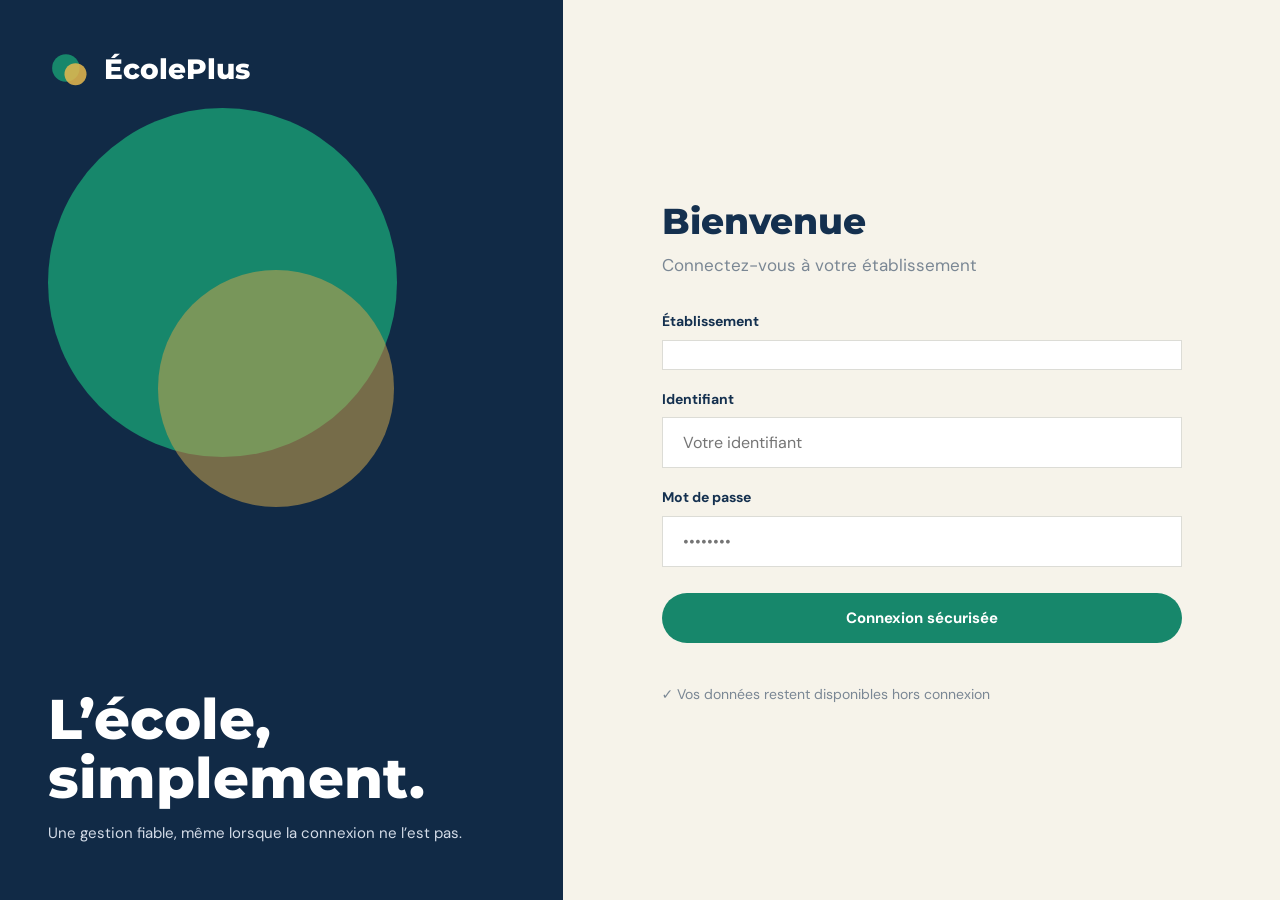
<file: public/index.html>
<!DOCTYPE html>
<html lang="fr">
<head>
<meta charset="UTF-8">
<meta name="viewport" content="width=device-width, initial-scale=1">
<title>ÉcolePlus</title>
<link rel="icon" type="image/svg+xml" href="logo.svg">
<link rel="preconnect" href="https://fonts.googleapis.com">
<link rel="preconnect" href="https://fonts.gstatic.com" crossorigin>
<link href="https://fonts.googleapis.com/css2?family=DM+Sans:wght@400;500;700&family=Montserrat:wght@700;800&display=swap" rel="stylesheet">
<link rel="stylesheet" href="style.css">
</head>
<body>

<!-- CONNEXION -->
<div id="login" class="login">
  <div class="login-gauche">
    <div class="logo"><img src="logo.svg" alt="" class="logo-img">ÉcolePlus</div>
    <div class="cercle c1"></div>
    <div class="cercle c2"></div>
    <div class="login-texte">
      <h2>L’école,<br>simplement.</h2>
      <p>Une gestion fiable, même lorsque la connexion ne l’est pas.</p>
    </div>
  </div>
  <div class="login-droite">
    <div class="login-box">
      <h1>Bienvenue</h1>
      <p class="muted">Connectez-vous à votre établissement</p>
      <label>Établissement</label>
      <p id="login-ecole" class="champ"></p>
      <label for="login-id">Identifiant</label>
      <input id="login-id" class="champ" placeholder="Votre identifiant" autocomplete="username">
      <label for="login-mdp">Mot de passe</label>
      <input id="login-mdp" class="champ" type="password" placeholder="••••••••" autocomplete="current-password">
      <button id="login-btn" class="btn">Connexion sécurisée</button>
      <p id="login-err" class="erreur"></p>
      <p class="hors-ligne">✓ Vos données restent disponibles hors connexion</p>
    </div>
  </div>
</div>

<!-- APPLICATION -->
<div id="app" class="app cache">
  <aside id="menu" class="menu"></aside>
  <div class="voile" onclick="document.getElementById('menu').classList.remove('ouvert')"></div>
  <main class="main">
    <header class="top">
      <button id="btn-menu" class="btn-menu" aria-label="Ouvrir le menu">☰</button>
      <h2 id="titre"></h2>
      <input class="recherche" placeholder="Rechercher un élève…" aria-label="Rechercher un élève">
      <button id="btn-logout" class="avatar" title="Se déconnecter" aria-label="Se déconnecter">MA</button>
    </header>
    <section id="vue" class="vue"></section>
  </main>
</div>

<div id="toast" class="toast cache"></div>

<script src="data.js"></script>
<script src="ui.js"></script>
<script src="m-classes.js"></script>
<script src="m-eleves.js"></script>
<script src="m-parametres.js"></script>
<script src="app.js"></script>
</body>
</html>
</file>
<file: public/style.css>
:root{
  --marine:#112a46; --vert:#17876b; --menthe:#dff0e8; --creme:#f6f3ea;
  --texte:#14304f; --gris:#7a8794; --bord:#dcdcd6; --rouge:#c8594f;
  --titre:'Montserrat','Segoe UI',system-ui,Arial,sans-serif;
  --corps:'DM Sans','Segoe UI',system-ui,Arial,sans-serif;
}
*{box-sizing:border-box;margin:0;padding:0}
html,body{height:100%}
body{font-family:var(--corps);background:var(--creme);color:var(--texte);font-size:15px;line-height:1.4;overflow-x:hidden}
h1,h2,h3{font-family:var(--titre);font-weight:700}
.cache{display:none!important}
.muted{color:var(--gris);font-size:14px}
.erreur{color:var(--rouge);font-size:14px;min-height:18px}
button{font-family:inherit;cursor:pointer}
:focus-visible{outline:3px solid var(--vert);outline-offset:2px}

/* ---------- CONNEXION ---------- */
.login{min-height:100vh;display:grid;grid-template-columns:44% 56%}
.login-gauche{background:var(--marine);color:#fff;padding:48px 48px 56px;position:relative;overflow:hidden;display:flex;flex-direction:column;justify-content:space-between}
.logo{font-family:var(--titre);font-weight:800;font-size:28px;position:relative;z-index:2;display:flex;align-items:center;gap:12px}
.logo-img{width:44px;height:44px;flex:none}
.cercle{position:absolute;border-radius:50%}
.c1{width:62%;aspect-ratio:1;background:#17876b;top:12%;left:48px}
.c2{width:42%;aspect-ratio:1;background:#c9a24d;opacity:.55;top:30%;left:28%}
.login-texte{position:relative;z-index:2}
.login-texte h2{font-size:clamp(34px,4.4vw,58px);font-weight:800;line-height:1.05;margin-bottom:16px}
.login-texte p{color:#d4dce8;max-width:430px}
.login-droite{display:flex;align-items:center;justify-content:center;padding:32px}
.login-box{width:100%;max-width:520px;display:flex;flex-direction:column;gap:8px}
.login-box h1{font-size:36px;font-weight:800}
.login-box .muted{font-size:17px;margin-bottom:14px}
.login-box label{font-weight:700;font-size:14px;margin-top:12px}
.champ{background:#fff;border:1px solid var(--bord);padding:14px 20px;font-size:16px;color:var(--texte);width:100%;font-family:inherit}
.btn{background:var(--vert);color:#fff;border:0;border-radius:999px;padding:15px 24px;font-size:15px;font-weight:700}
.btn-clair{background:var(--menthe);color:var(--texte)}
.btn-blanc{background:#fff;color:var(--texte)}
#login-btn{margin-top:18px;width:100%}
.hors-ligne{color:var(--gris);font-size:14px;margin-top:8px}

/* ---------- APPLICATION ---------- */
.app{display:flex;min-height:100vh}
.menu{width:217px;background:var(--marine);color:#cfd8e6;padding:28px 0;position:fixed;top:0;bottom:0;left:0;overflow-y:auto;z-index:30;transition:transform .2s}
.menu-logo{font-family:var(--titre);font-weight:800;font-size:24px;color:#fff;padding:0 32px;display:flex;align-items:center;gap:10px}
.menu-logo .logo-img{width:34px;height:34px}
.menu-ecole{padding:10px 32px 28px;font-size:13px;color:#b9c5d6}
.menu a{display:block;margin:0 13px 6px;padding:13px 18px 13px 31px;color:#c7d2e2;cursor:pointer;border-radius:2px}
.menu a:hover{color:#fff}
.menu a.actif{background:var(--vert);color:#fff;font-weight:700}
.main{flex:1;min-width:0;margin-left:217px}
.top{display:flex;align-items:center;gap:16px;background:#fff;padding:0 40px;height:72px;position:sticky;top:0;z-index:10;border-bottom:1px solid var(--bord)}
.top h2{flex:1;font-size:26px;font-weight:800}
.recherche{background:var(--creme);border:1px solid var(--bord);padding:10px 20px;width:250px;font-size:14px;font-family:inherit}
.avatar{background:var(--menthe);color:var(--vert);border:0;width:48px;height:48px;font-family:var(--titre);font-weight:800;font-size:16px}
.btn-menu{display:none;background:none;border:0;font-size:26px;color:var(--marine)}
.vue{padding:32px 40px 48px}
.voile{display:none}

/* ---------- COMPOSANTS ---------- */
.grille{display:grid;grid-template-columns:repeat(auto-fit,minmax(190px,1fr));gap:22px}
.carte{background:#fff;border:1px solid var(--bord);padding:20px}
.carte .val{font-family:var(--titre);font-size:36px;font-weight:800;line-height:1.1}
.carte .lib{font-weight:700;margin-top:4px}
.grille .carte:nth-child(2){background:var(--menthe)}
.grille .carte:nth-child(4) .val{color:var(--rouge)}
.panneau{background:#fff;border:1px solid var(--bord);padding:24px;margin-top:24px}
.panneau h3{font-size:22px;margin-bottom:14px}
.pastilles{display:flex;flex-wrap:wrap;gap:12px;margin-bottom:22px}
.pastille{background:#fff;border:0;border-radius:999px;padding:13px 30px;font-weight:700;font-size:13px;color:var(--gris)}
.pastille.actif{background:var(--vert);color:#fff}
table{width:100%;border-collapse:collapse;background:#fff}
th{color:var(--gris);font-size:13px;text-align:left;padding:14px 18px;border-bottom:1px solid var(--bord)}
td{padding:14px 18px;border-bottom:1px solid var(--bord)}
.tableau{overflow-x:auto;border:1px solid var(--bord);background:#fff}
.toast{position:fixed;bottom:22px;left:50%;transform:translateX(-50%);background:var(--marine);color:#fff;padding:12px 22px;border-radius:999px;z-index:60}

/* ---------- MODULES ---------- */
.formulaire{display:grid;grid-template-columns:repeat(auto-fit,minmax(220px,1fr));gap:16px;margin-bottom:18px}
.groupe label{display:block;font-size:13px;color:var(--gris);margin-bottom:6px}
.groupe .champ{background:var(--creme)}
.case{display:flex;align-items:center;gap:10px;padding:12px 14px;background:var(--creme);border:1px solid var(--bord)}
.case input{width:18px;height:18px;accent-color:var(--vert)}
.barre-actions{display:flex;gap:12px;justify-content:flex-end;margin-top:8px}
.barre{display:flex;flex-wrap:wrap;gap:12px;align-items:center;margin-top:0}
.barre .champ{flex:1;min-width:180px}
.deux-col{display:grid;grid-template-columns:minmax(260px,1fr) 2fr;gap:22px;margin-top:22px}
.deux-col .panneau{margin-top:0}
.deux{display:grid;grid-template-columns:repeat(auto-fit,minmax(220px,1fr));gap:24px;margin:20px 0}
.deux h3{font-size:17px;margin-bottom:8px}
.ligne{border:1px solid var(--bord);padding:12px 14px;margin-bottom:10px;cursor:pointer;display:flex;flex-direction:column}
.ligne.actif{background:var(--menthe)}
.edt{display:grid;grid-template-columns:repeat(auto-fit,minmax(160px,1fr));gap:14px}
.jour{background:#fff;border:1px solid var(--bord);padding:14px}
.jour h4{color:var(--vert);font-family:var(--titre);margin-bottom:10px}
.creneau{background:var(--creme);border:1px solid var(--bord);padding:10px;margin-bottom:10px;display:flex;flex-direction:column;gap:2px}
.lien{background:none;border:0;color:var(--rouge);font-size:12px;text-align:left;padding:0}

/* ---------- TABLETTE & TÉLÉPHONE ---------- */
@media(max-width:900px){
  .menu{transform:translateX(-100%);width:250px}
  .menu.ouvert{transform:none}
  .menu.ouvert~.voile,.voile.visible{display:block;position:fixed;inset:0;background:#0006;z-index:20}
  .main{margin-left:0}
  .btn-menu{display:block}
  .top{padding:0 16px;gap:10px;height:64px}
  .top h2{font-size:19px}
  .recherche{display:none}
  .vue{padding:20px 16px 40px}
  .grille{grid-template-columns:repeat(2,1fr);gap:12px}
  .carte .val{font-size:28px}
  .deux-col{grid-template-columns:1fr}
  .login{grid-template-columns:1fr}
  .login-gauche{padding:24px;min-height:190px}
  .cercle{display:none}
  .login-texte h2{font-size:30px;margin-bottom:6px}
  .login-texte p{font-size:14px}
  .login-droite{padding:24px 20px 40px;align-items:flex-start}
}
</file>
